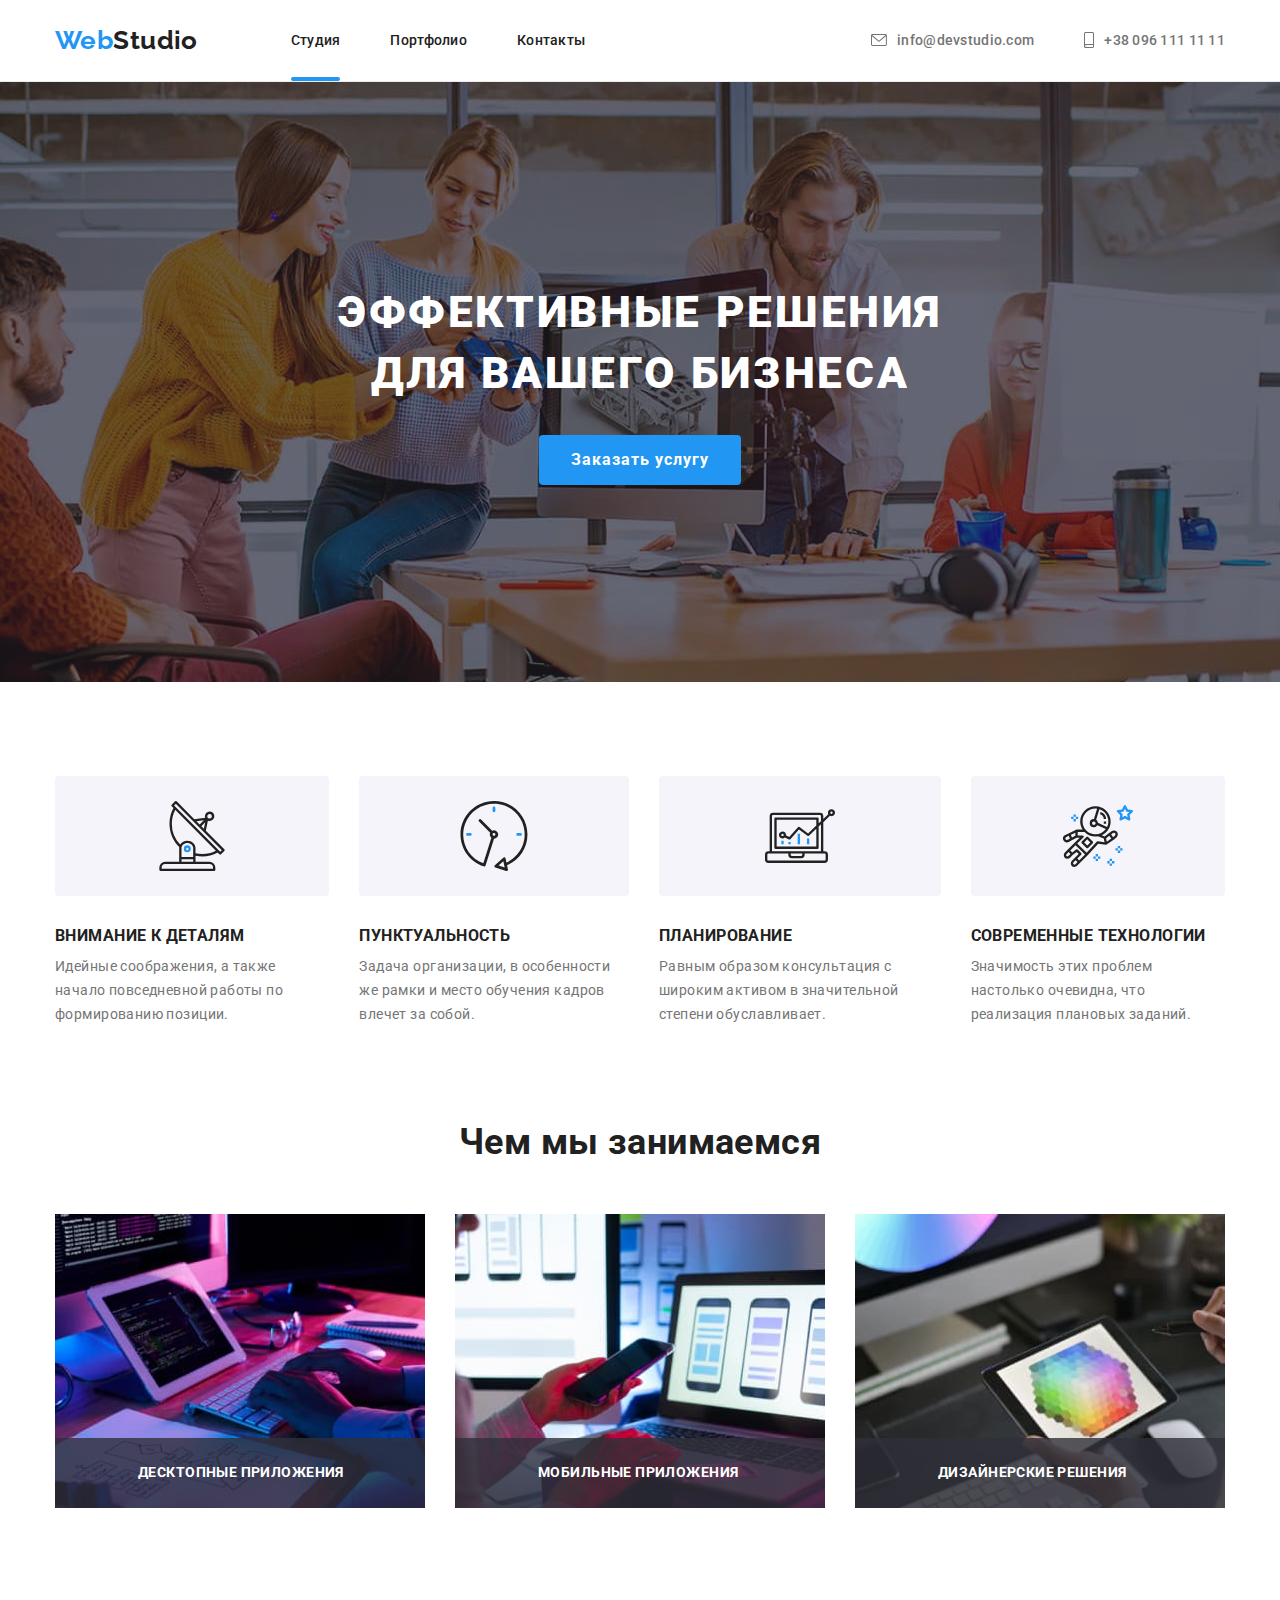
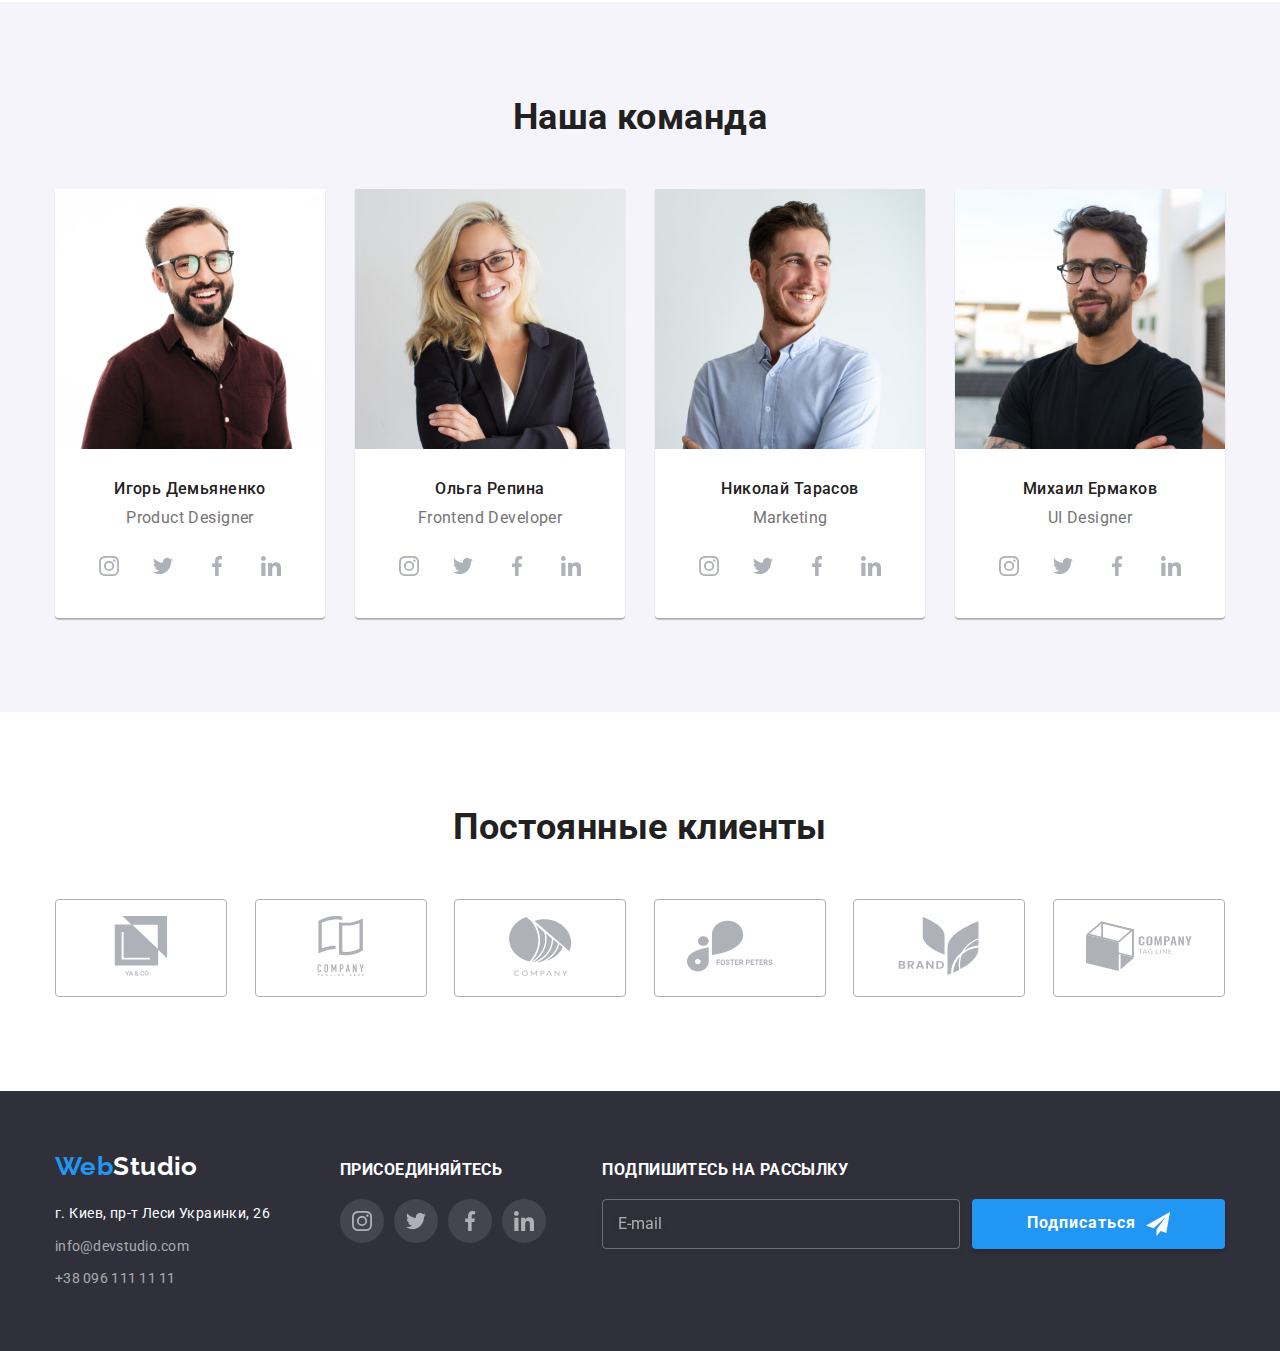
<file: index.html>
<!DOCTYPE html>
<html lang="ru">
<head>
    <meta charset="UTF-8">
    <meta http-equiv="X-UA-Compatible" content="IE=edge">
    <meta name="description" content="Услуги по разработке веб-дизайна для Вашего бизнеса"/>
    <meta name="viewport" content="width=device-width, initial-scale=1.0">
    <title>Студия</title>
    <link href="https://fonts.googleapis.com/css2?family=Raleway:wght@700&family=Roboto:wght@400;500;700;900&display=swap" rel="stylesheet">
    <link rel="stylesheet" href="https://cdnjs.cloudflare.com/ajax/libs/modern-normalize/1.1.0/modern-normalize.min.css">
    <link rel="stylesheet" href="./css/main.min.css">
</head>
<body>
    <!-- Разметка Header -->
    <header class="page-header">
        <div class="container  container--flex">
            <a href="./index.html" class="company-name"><span class="company-name__text">Web</span>Studio</a>
            <nav class="page-header__site-nav">
                <ul class="site-nav">
                    <li class="site-nav__item"><a href="./index.html" class="site-nav__link site-nav__link--current">Студия</a></li>
                    <li class="site-nav__item"><a href="./portfolio.html" class="site-nav__link">Портфолио</a></li>
                    <li class="site-nav__item"><a href="#contacts" class="site-nav__link">Контакты</a></li>
                </ul>
            </nav>
            <ul class="contacts-list">
                <li class="contacts-list__item" aria-label="Написать на почту">
                    <a href="mailto:info@devstudio.com" class="contacts-list__link">
                        <svg class="contacts-list__icon" width="16" height="12">
                            <use href="./images/icons.svg#icon-envelope">
                            </use>
                        </svg>
                    info@devstudio.com
                    </a>
                </li>
                <li class="contacts-list__item" aria-label="Позвонить по телефону"><a href="tel:+380961111111" class="contacts-list__link">
                        <svg class="contacts-list__icon" width="10" height="16">
                            <use href="./images/icons.svg#icon-smartphone">
                            </use>
                        </svg>
                    +38 096 111 11 11
                    </a>
                </li>
            </ul>
        </div>
    </header>
    <!-- Разметка Main -->
    <main>
        <!-- Разметка блока-героя либо баннера -->
        <section class="hero">
            <h1 class="hero__title">Эффективные решения<br/> для вашего бизнеса</h1>
            <button data-modal-open type="button" class="btn-primary">Заказать услугу</button>
        </section>
        <!-- Разметка секции "Особенности" -->
        <section class="section">
            <div class="container">
                <!-- <h2>Особенности</h2> -->
                <ul class="features-list">
                    <li class="features-list__item">
                        <div class="features-list__thumb">
                            <svg width="70" height="70">
                                <use href="./images/icons.svg#icon-antenna">
                                </use>
                            </svg>
                        </div>
                        <h3 class="features-list__title">Внимание к деталям</h3>
                        <p class="features-list__text">Идейные соображения, а также начало повседневной работы по формированию позиции.</p>
                    </li>
                    <li class="features-list__item">
                        <div class="features-list__thumb">
                            <svg width="70" height="70">
                                <use href="./images/icons.svg#icon-clock">
                                </use>
                            </svg>
                        </div>
                        <h3 class="features-list__title">Пунктуальность</h3>
                        <p class="features-list__text">Задача организации, в особенности же рамки и место обучения кадров влечет за собой.</p>
                    </li>
                    <li class="features-list__item">
                        <div class="features-list__thumb">
                            <svg width="70" height="70">
                                <use href="./images/icons.svg#icon-diagram">
                                </use>
                            </svg>
                        </div>
                        <h3 class="features-list__title">Планирование</h3>
                        <p class="features-list__text">Равным образом консультация с широким активом в значительной степени обуславливает.</p>
                    </li>
                    <li class="features-list__item">
                        <div class="features-list__thumb">
                            <svg width="70" height="70">
                                <use href="./images/icons.svg#icon-astronaut">
                                </use>
                            </svg>
                        </div>
                        <h3 class="features-list__title">Современные технологии</h3>
                        <p class="features-list__text">Значимость этих проблем настолько очевидна, что реализация плановых заданий.</p>
                    </li>
                </ul>
            </div>
        </section>
        <!-- Разметка секции "Чем мы занимаемся" -->
        <section class="section--no-top-padding">
            <div class="container">
                <h2 class="section__title">Чем мы занимаемся</h2>
                    <ul class="services-list">
                        <li class="services-list__item"><img src="./images/img1.jpg" alt="Делаем HTML-разметку страницы" width="370">
                            <h3 class="services-list__title">Десктопные приложения</h3>
                        </li>
                        <li class="services-list__item"><img src="./images/img2.jpg" alt="Оптимизируем сайт под работу на телефонах и компьютерах" width="370">
                            <h3 class="services-list__title">Мобильные приложения</h3>
                        </li>
                        <li class="services-list__item"><img src="./images/img3.jpg" alt="Делаем веб-дизайн страницы" width="370">
                            <h3 class="services-list__title">Дизайнерские решения</h3>
                        </li>
                    </ul>
            </div>
        </section>
        <!-- Разметка секции "Наша команда" --> 
        <section class="section section--gray-theme">
            <div class="container">
                <h2 class="section__title">Наша команда</h2>
                    <ul class="team-list">
                        <li class="team-list__item">
                            <img src="./images/img4.jpg" alt="Игорь Демьяненко" width="270">
                            <div class="team-list__container">
                                <h3 class="team-list__title">Игорь Демьяненко</h3>
                                <p class="team-list__description">Product Designer</p>
                                <ul class="social-list">
                                    <li class="social-list__item">
                                        <a href="https://www.instagram.com/" class="social-list__link" aria-label="Instagram">
                                            <svg class="social-list__icon" width="20" height="20">
                                                <use href="./images/icons.svg#icon-instagram">
                                                </use>
                                            </svg>
                                            <!-- Instagram -->
                                        </a>
                                    </li>
                                    <li class="social-list__item">
                                        <a href="https://www.twitter.com/" class="social-list__link" aria-label="Twitter">
                                            <svg class="social-list__icon" width="20" height="20">
                                                <use href="./images/icons.svg#icon-twitter">
                                                </use>
                                            </svg>
                                            <!-- Twitter -->
                                        </a>
                                    </li>
                                    <li class="social-list__item">
                                        <a href="https://www.facebook.com/" class="social-list__link" aria-label="Facebook">
                                            <svg class="social-list__icon" width="20" height="20">
                                                <use href="./images/icons.svg#icon-facebook">
                                                </use>
                                            </svg>
                                            <!-- Facebook -->
                                        </a>
                                    </li>
                                    <li class="social-list__item">
                                        <a href="https://www.linkedin.com/" class="social-list__link" aria-label="Linkedin">
                                            <svg class="social-list__icon" width="20" height="20">
                                                <use href="./images/icons.svg#icon-linkedin">
                                                </use>
                                            </svg>
                                            <!-- Linkedin -->
                                        </a>
                                    </li>
                                </ul>
                            </div>
                        </li>
                        <li class="team-list__item">
                            <img src="./images/img5.jpg" alt="Ольга Репина" width="270">
                            <div class="team-list__container">
                                <h3 class="team-list__title">Ольга Репина</h3>
                                <p class="team-list__description">Frontend Developer</p>
                                <ul class="social-list">
                                    <li class="social-list__item">
                                        <a href="https://www.instagram.com/" class="social-list__link" aria-label="Instagram">
                                            <svg class="social-list__icon" width="20" height="20">
                                                <use href="./images/icons.svg#icon-instagram">
                                                </use>
                                            </svg>
                                            <!-- Instagram -->
                                        </a>
                                    </li>
                                    <li class="social-list__item">
                                        <a href="https://www.twitter.com/" class="social-list__link" aria-label="Twitter">
                                            <svg class="social-list__icon" width="20" height="20">
                                                <use href="./images/icons.svg#icon-twitter">
                                                </use>
                                            </svg>
                                            <!-- Twitter -->
                                        </a>
                                    </li>
                                    <li class="social-list__item">
                                        <a href="https://www.facebook.com/" class="social-list__link" aria-label="Facebook">
                                            <svg class="social-list__icon" width="20" height="20">
                                                <use href="./images/icons.svg#icon-facebook">
                                                </use>
                                            </svg>
                                            <!-- Facebook -->
                                        </a>
                                    </li>
                                    <li class="social-list__item">
                                        <a href="https://www.linkedin.com/" class="social-list__link" aria-label="Linkedin">
                                            <svg class="social-list__icon" width="20" height="20">
                                                <use href="./images/icons.svg#icon-linkedin">
                                                </use>
                                            </svg>
                                            <!-- Linkedin -->
                                        </a>
                                    </li>
                                </ul>
                            </div>
                        </li>
                        <li class="team-list__item">
                            <img src="./images/img6.jpg" alt="Николай Тарасов" width="270">
                            <div class="team-list__container">
                                <h3 class="team-list__title">Николай Тарасов</h3>
                                <p class="team-list__description">Marketing</p>
                                <ul class="social-list">
                                    <li class="social-list__item">
                                        <a href="https://www.instagram.com/" class="social-list__link" aria-label="Instagram">
                                            <svg class="social-list__icon" width="20" height="20">
                                                <use href="./images/icons.svg#icon-instagram">
                                                </use>
                                            </svg>
                                            <!-- Instagram -->
                                        </a>
                                    </li>
                                    <li class="social-list__item">
                                        <a href="https://www.twitter.com/" class="social-list__link" aria-label="Twitter">
                                            <svg class="social-list__icon" width="20" height="20">
                                                <use href="./images/icons.svg#icon-twitter">
                                                </use>
                                            </svg>
                                            <!-- Twitter -->
                                        </a>
                                    </li>
                                    <li class="social-list__item">
                                        <a href="https://www.facebook.com/" class="social-list__link" aria-label="Facebook">
                                            <svg class="social-list__icon" width="20" height="20">
                                                <use href="./images/icons.svg#icon-facebook">
                                                </use>
                                            </svg>
                                            <!-- Facebook -->
                                        </a>
                                    </li>
                                    <li class="social-list__item">
                                        <a href="https://www.linkedin.com/" class="social-list__link" aria-label="Linkedin">
                                            <svg class="social-list__icon" width="20" height="20">
                                                <use href="./images/icons.svg#icon-linkedin">
                                                </use>
                                            </svg>
                                            <!-- Linkedin -->
                                        </a>
                                    </li>
                                </ul>
                            </div>
                        </li>
                        <li class="team-list__item">
                            <img src="./images/img7.jpg" alt="Михаил Ермаков" width="270">
                            <div class="team-list__container">
                                <h3 class="team-list__title">Михаил Ермаков</h3>
                                <p class="team-list__description">UI Designer</p>
                                <ul class="social-list">
                                    <li class="social-list__item">
                                        <a href="https://www.instagram.com/" class="social-list__link" aria-label="Instagram">
                                            <svg class="social-list__icon" width="20" height="20">
                                                <use href="./images/icons.svg#icon-instagram">
                                                </use>
                                            </svg>
                                            <!-- Instagram -->
                                        </a>
                                    </li>
                                    <li class="social-list__item">
                                        <a href="https://www.twitter.com/" class="social-list__link" aria-label="Twitter">
                                            <svg class="social-list__icon" width="20" height="20">
                                                <use href="./images/icons.svg#icon-twitter">
                                                </use>
                                            </svg>
                                            <!-- Twitter -->
                                        </a>
                                    </li>
                                    <li class="social-list__item">
                                        <a href="https://www.facebook.com/" class="social-list__link" aria-label="Facebook">
                                            <svg class="social-list__icon" width="20" height="20">
                                                <use href="./images/icons.svg#icon-facebook">
                                                </use>
                                            </svg>
                                            <!-- Facebook -->
                                        </a>
                                    </li>
                                    <li class="social-list__item">
                                        <a href="https://www.linkedin.com/" class="social-list__link" aria-label="Linkedin">
                                            <svg class="social-list__icon" width="20" height="20">
                                                <use href="./images/icons.svg#icon-linkedin">
                                                </use>
                                            </svg>
                                            <!-- Linkedin -->
                                        </a>
                                    </li>
                                </ul>
                            </div>
                        </li>
                    </ul>
            </div>
        </section>
        <!-- Разметка секции "Постоянные клиенты" -->
        <section class="section">
            <div class="container">
                <h2 class="section__title">Постоянные клиенты</h2>
                <ul class="clients-list">
                    <li class="clients-list__item"><a href="" class="clients-list__link">
                        <svg class="clients-list__icon" width="106" height="60">
                            <use href="./images/icons.svg#icon-group1">
                            </use>
                        </svg>
                        <!-- Сlient 1 -->
                    </a>
                    </li>
                    <li class="clients-list__item"><a href="" class="clients-list__link">
                            <svg class="clients-list__icon" width="106" height="60">
                                <use href="./images/icons.svg#icon-group2">
                                </use>
                            </svg>
                            <!-- Сlient 2 -->
                        </a>
                    </li>
                    <li class="clients-list__item"><a href="" class="clients-list__link">
                            <svg class="clients-list__icon" width="106" height="60">
                                <use href="./images/icons.svg#icon-group3">
                                </use>
                            </svg>
                            <!-- Сlient 3 -->
                        </a>
                    </li>
                    <li class="clients-list__item"><a href="" class="clients-list__link">
                            <svg class="clients-list__icon" width="106" height="60">
                                <use href="./images/icons.svg#icon-group4">
                                </use>
                            </svg>
                            <!-- Сlient 4 -->
                        </a>
                    </li>
                    <li class="clients-list__item"><a href="" class="clients-list__link">
                            <svg class="clients-list__icon" width="106" height="60">
                                <use href="./images/icons.svg#icon-group5">
                                </use>
                            </svg>
                            <!-- Сlient 5 -->
                        </a>
                    </li>
                    <li class="clients-list__item"><a href="" class="clients-list__link">
                            <svg class="clients-list__icon" width="106" height="60">
                                <use href="./images/icons.svg#icon-group6">
                                </use>
                            </svg>
                            <!-- Сlient 6 -->
                        </a>
                    </li>
                </ul>
            </div>
        </section>
    </main>
    <!-- Разметка Footer -->
    <footer class="page-footer">
        <div class="container page-footer__container">
            <div class="page-footer__thumb">
                <a href="./index.html" class="company-name company-name--inverse"><span class="company-name__text">Web</span>Studio</a>
                <address class="company-adress page-footer__company-adress">
                    <ul class="company-adress__list" id="contacts">
                        <li class="company-adress__item">г. Киев, пр-т Леси Украинки, 26</li>
                        <li class="company-adress__item"><a href="mailto:info@devstudio.com" class="company-adress__link" aria-label="Написать на почту">info@devstudio.com</a></li>
                        <li class="company-adress__item"><a href="tel:+380961111111" class="company-adress__link" aria-label="Позвонить по телефону">+38 096 111 11 11</a></li>
                    </ul> 
                </address>
            </div>
            <div class="page-footer__thumb">
                <b class="page-footer__title">Присоединяйтесь</b>
                <ul class="social-list">
                    <li class="social-list__item">
                        <a href="https://www.instagram.com/" class="social-list__link social-list__link--gray-background" aria-label="Instagram">
                            <svg class="social-list__icon" width="20" height="20">
                                <use href="./images/icons.svg#icon-instagram">
                                </use>
                            </svg>
                            <!-- Instagram -->
                        </a>
                    </li>
                    <li class="social-list__item">
                        <a href="https://www.twitter.com/" class="social-list__link social-list__link--gray-background" aria-label="Twitter">
                            <svg class="social-list__icon" width="20" height="20">
                                <use href="./images/icons.svg#icon-twitter">
                                </use>
                            </svg>
                            <!-- Twitter -->
                        </a>
                    </li>
                    <li class="social-list__item">
                        <a href="https://www.facebook.com/" class="social-list__link social-list__link--gray-background" aria-label="Facebook">
                            <svg class="social-list__icon" width="20" height="20">
                                <use href="./images/icons.svg#icon-facebook">
                                </use>
                            </svg>
                            <!-- Facebook -->
                        </a>
                    </li>
                    <li class="social-list__item">
                        <a href="https://www.linkedin.com/" class="social-list__link social-list__link--gray-background" aria-label="Linkedin">
                            <svg class="social-list__icon" width="20" height="20">
                                <use href="./images/icons.svg#icon-linkedin">
                                </use>
                            </svg>
                            <!-- Linkedin -->
                        </a>
                    </li>
                </ul>
            </div>
            <form class="signup-form" name="signup_form" autocomplete="off" novalidate>
                <b class="signup-form__title">Подпишитесь на рассылку</b>
                <div class="signup-form__content">
                    <label for="signup-form__label"><!-- Email --></label>
                    <input class="signup-form__input" type="email" name="email" placeholder="E-mail" id="signup-email"/>
                        <button class="send-button send-button--with-image" type="submit">Подписаться
                            <svg class="send-button__icon" width="24" height="24">
                                <use href="./images/icons.svg#icon-send">
                                </use>
                            </svg>
                        </button>
                </div>
            </form>
        </div>
    </footer>
    <!-- Разметка модального окна -->
    <div class="backdrop backdrop--hidden" data-modal>
        <div class="modal">
            <button class="btn-modal-close modal__btn-modal-close" data-modal-close>
                <svg class="btn-modal-close__icon" width="18" height="18">
                    <use href="./images/icons.svg#icon-close">
                    </use>
                </svg>
            </button>
            <form class="enquiry-form" name="enquiry_form" autocomplete="off" novalidate>
                <b class="enquiry-form__title">Оставьте свои данные, мы вам перезвоним</b>
                <div class="enquiry-form__content">
                    <label class="enquiry-form__label" for="user-name">Имя</label>
                    <input class="enquiry-form__input" type="text" name="user_name" id="user-name" />
                    <svg class="enquiry-form__icon" width="18" height="18">
                        <use href="./images/icons.svg#icon-person">
                        </use>
                    </svg>
                </div>
                <div class="enquiry-form__content">
                    <label class="enquiry-form__label" for="user-phone">Телефон</label>
                    <input class="enquiry-form__input" type="tel" name="user_phone" id="user-phone" />
                    <svg class="enquiry-form__icon" width="18" height="18">
                        <use href="./images/icons.svg#icon-phone-black">
                        </use>
                    </svg>
                </div>
                <div class="enquiry-form__content">
                    <label class="enquiry-form__label" for="user-mail">Почта</label>
                    <input class="enquiry-form__input" type="email" name="user_mail" id="user-mail" />
                    <svg class="enquiry-form__icon" width="18" height="18">
                        <use href="./images/icons.svg#icon-email-black">
                        </use>
                    </svg>
                </div>
                <div class="enquiry-form__content">
                    <label class="enquiry-form__label" for="user-comment">Комментарий</label>
                    <textarea class="enquiry-form__textarea" name="сomments" rows="7" placeholder="Введите текст"
                        id="user-comment"></textarea>
                </div>
                <div class="enquiry-form__content">
                    <input class="enquiry-form__input--hidden" type="checkbox" name="user_agreement" value="1"
                        id="user-agreement" />
                    <label class="enquiry-form__label--bigger-text" for="user-agreement">Соглашаюсь с рассылкой и принимаю
                        <a href="" class="enquiry-form__link">Условия договора</a>
                        <svg class="enquiry-form__icon--checked" width="16" height="15">
                            <use href="./images/icons.svg#icon-check">
                            </use>
                        </svg>
                    </label>
                </div>
                <button class="send-button enquiry-form__send-button" type="submit">Отправить
                </button>
            </form>
        </div>
    </div>
    <!-- Подключение скрипта modal.js -->
    <script src="./js/modal.js"></script>
</body>
</html>
</file>
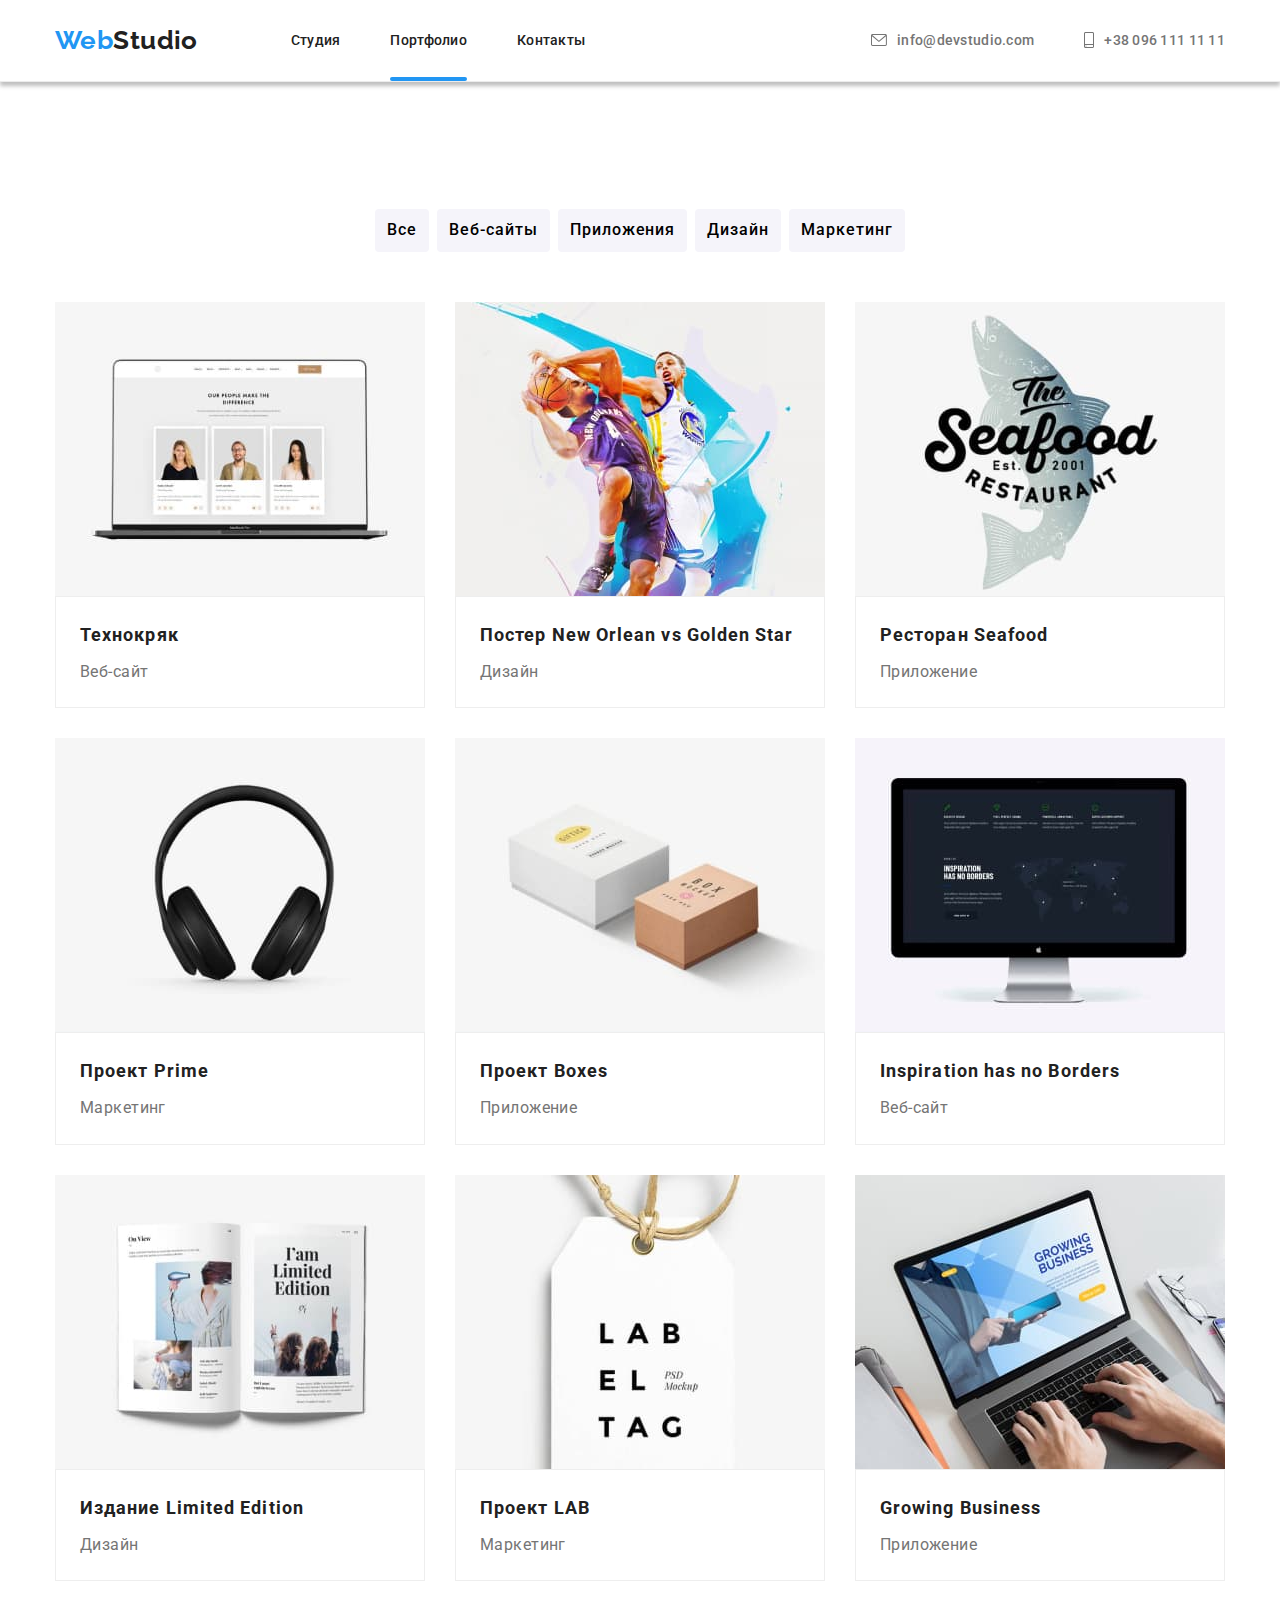
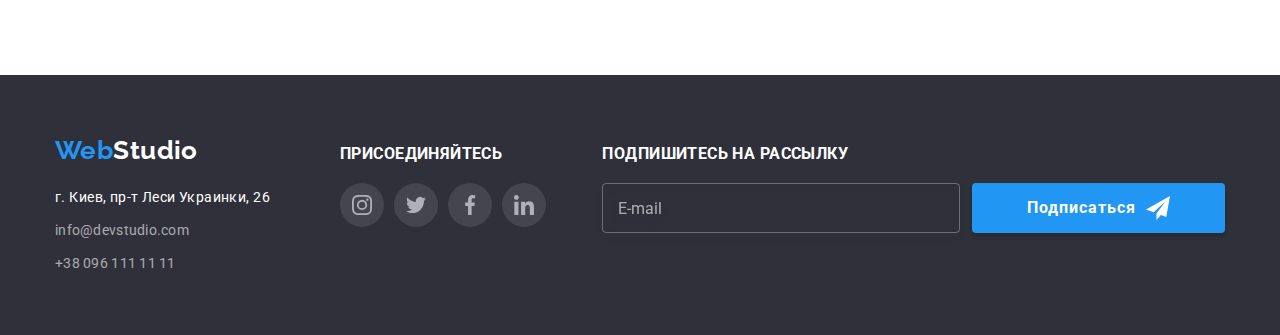
<file: portfolio.html>
<!DOCTYPE html>
<html lang="ru">
  <head>
    <meta charset="UTF-8" />
    <meta http-equiv="X-UA-Compatible" content="IE=edge" />
    <meta name="description" content="Портфолио выполненных работ" />
    <meta name="viewport" content="width=device-width, initial-scale=1.0" />
    <title>Портфолио</title>
    <link href="https://fonts.googleapis.com/css2?family=Raleway:wght@700&family=Roboto:wght@400;500;700;900&display=swap" rel="stylesheet"/>
    <link rel="stylesheet" href="https://cdnjs.cloudflare.com/ajax/libs/modern-normalize/1.1.0/modern-normalize.min.css">
    <link rel="stylesheet" href="./css/main.min.css" />
  </head>
  <body>
    <!-- Разметка Header -->
    <header class="page-header page-header--theme-shadow">
      <div class="container container--flex">
        <a href="./index.html" class="company-name"><span class="company-name__text">Web</span>Studio</a>
        <nav class="page-header__site-nav">
          <ul class="site-nav">
            <li class="site-nav__item"><a href="./index.html" class="site-nav__link">Студия</a></li>
            <li class="site-nav__item"><a href="./portfolio.html" class="site-nav__link site-nav__link--current">Портфолио</a></li>
            <li class="site-nav__item"><a href="#contacts" class="site-nav__link">Контакты</a></li>
          </ul>
        </nav>
        <ul class="contacts-list">
          <li class="contacts-list__item" aria-label="Написать на почту">
            <a href="mailto:info@devstudio.com" class="contacts-list__link">
              <svg class="contacts-list__icon" width="16" height="12">
                <use href="./images/icons.svg#icon-envelope">
                </use>
              </svg>
              info@devstudio.com
            </a>
          </li>
          <li class="contacts-list__item" aria-label="Позвонить по телефону"><a href="tel:+380961111111"
              class="contacts-list__link">
              <svg class="contacts-list__icon" width="10" height="16">
                <use href="./images/icons.svg#icon-smartphone">
                </use>
              </svg>
              +38 096 111 11 11
            </a>
          </li>
        </ul>
      </div>
    </header>
    <!-- Разметка Main -->
    <main>
      <!-- Разметка секции "Портфолио работ" -->
      <section class="section">
        <h1 class="section__title--hidden">Портфолио работ</h1>
          <div class="container">
            <ul class="button-list section__button-list">
              <li class="button-list__item"><button type="button" class="button">Все</button></li>
              <li class="button-list__item"><button type="button" class="button">Веб-сайты</button></li>
              <li class="button-list__item"><button type="button" class="button">Приложения</button></li>
              <li class="button-list__item"><button type="button" class="button">Дизайн</button></li>
              <li class="button-list__item"><button type="button" class="button">Маркетинг</button></li>
            </ul>
        <ul class="portfolio-grid">
          <li class="portfolio-grid__item">
            <a href="" class="project-link">
              <div class="project-link__overlay">
                <img src="./images/img8.jpg" alt="Изображение веб-сайта" width="370" />
                <p class="project-link__description">Технокряк это современная площадка распространения коронавируса. Компании используют эту платформу для цифрового
                шпионажа и атак на защищённые сервера конкурентов.</p>
              </div>
              <div class="project-link__meta">
              <h2 class="project-link__title">Технокряк</h2>
            <p class="project-link__type">Веб-сайт</p>
            </div>
            </a>
          </li>
          <li class="portfolio-grid__item">
            <a href="" class="project-link">
              <div class="project-link__overlay">
              <img src="./images/img9.jpg" alt="Изображение постера" width="370" />
              <p class="project-link__description">Технокряк это современная площадка распространения коронавируса. Компании
                используют эту платформу для цифрового шпионажа и атак на защищённые сервера конкурентов.</p>
              </div>
            <div class="project-link__meta">
              <h2 class="project-link__title">Постер New Orlean vs Golden Star</h2>
            <p class="project-link__type">Дизайн</p>
            </div>
            </a>
          </li>
          <li class="portfolio-grid__item">
            <a href="" class="project-link">
              <div class="project-link__overlay">
              <img src="./images/img10.jpg" alt="Изображение приложения" width="370" />
                <p class="project-link__description">Технокряк это современная площадка распространения коронавируса. Компании
                  используют эту платформу для цифрового шпионажа и атак на защищённые сервера конкурентов.</p>
              </div>
            <div class="project-link__meta">
              <h2 class="project-link__title">Ресторан Seafood</h2>
            <p class="project-link__type">Приложение</p>
            </div>
            </a>
          </li>
          <li class="portfolio-grid__item">
            <a href="" class="project-link">
              <div class="project-link__overlay">
                <img src="./images/img11.jpg" alt="Изображение проекта" width="370" />
                <p class="project-link__description">Технокряк это современная площадка распространения коронавируса. Компании
                  используют эту платформу для цифрового шпионажа и атак на защищённые сервера конкурентов.</p>
              </div>
            <div class="project-link__meta">
              <h2 class="project-link__title">Проект Prime</h2>
            <p class="project-link__type">Маркетинг</p>
            </div>
            </a>
          </li>
          <li class="portfolio-grid__item">
            <a href="" class="project-link">
              <div class="project-link__overlay">
                <img src="./images/img12.jpg" alt="Изображение приложения" width="370" /> 
                <p class="project-link__description">Технокряк это современная площадка распространения коронавируса. Компании
                  используют эту платформу для цифрового шпионажа и атак на защищённые сервера конкурентов.</p>
              </div>
            <div class="project-link__meta">
              <h2 class="project-link__title">Проект Boxes</h2>
            <p class="project-link__type">Приложение</p>
            </div>
            </a>
          </li>
          <li class="portfolio-grid__item">
            <a href="" class="project-link">
              <div class="project-link__overlay">
                <img src="./images/img13.jpg" alt="Изображение веб-сайта" width="370" />
                <p class="project-link__description">Технокряк это современная площадка распространения коронавируса. Компании
                  используют эту платформу для цифрового шпионажа и атак на защищённые сервера конкурентов.</p>
              </div>
            <div class="project-link__meta">
              <h2 class="project-link__title">Inspiration has no Borders</h2>
            <p class="project-link__type">Веб-сайт</p>
          </div>
          </a>
          </li>
          <li class="portfolio-grid__item">
            <a href="" class="project-link">
              <div class="project-link__overlay">
                <img src="./images/img14.jpg" alt="Изображение издания" width="370" />
                <p class="project-link__description">Технокряк это современная площадка распространения коронавируса. Компании
                  используют эту платформу для цифрового шпионажа и атак на защищённые сервера конкурентов.</p>
              </div>
            <div class="project-link__meta">
              <h2 class="project-link__title">Издание Limited Edition</h2>
            <p class="project-link__type">Дизайн</p>
            </div>
            </a>
          </li>
          <li class="portfolio-grid__item">
            <a href="" class="project-link">
              <div class="project-link__overlay">
                <img src="./images/img15.jpg" alt="Изображение проекта" width="370" />
                <p class="project-link__description">Технокряк это современная площадка распространения коронавируса. Компании
                  используют эту платформу для цифрового шпионажа и атак на защищённые сервера конкурентов.</p>
              </div>
            <div class="project-link__meta">
              <h2 class="project-link__title">Проект LAB</h2>
            <p class="project-link__type">Маркетинг</p>
            </div>
            </a>
          </li>
          <li class="portfolio-grid__item">
            <a href="" class="project-link">
              <div class="project-link__overlay">
                <img src="./images/img16.jpg" alt="Изображение приложения" width="370" />
                <p class="project-link__description">Технокряк это современная площадка распространения коронавируса. Компании
                  используют эту платформу для цифрового шпионажа и атак на защищённые сервера конкурентов.</p>
              </div>
            <div class="project-link__meta">
              <h2 class="project-link__title">Growing Business</h2>
            <p class="project-link__type">Приложение</p>
            </div>
            </a>
          </li>
        </ul>
        </div>
      </section>
    </main>
    <!-- Разметка Footer -->
    <footer class="page-footer">
      <div class="container page-footer__container">
        <div class="page-footer__thumb">
          <a href="./index.html" class="company-name company-name--inverse"><span
              class="company-name__text">Web</span>Studio</a>
          <address class="company-adress page-footer__company-adress">
            <ul class="company-adress__list" id="contacts">
              <li class="company-adress__item">г. Киев, пр-т Леси Украинки, 26</li>
              <li class="company-adress__item"><a href="mailto:info@devstudio.com" class="company-adress__link"
                  aria-label="Написать на почту">info@devstudio.com</a></li>
              <li class="company-adress__item"><a href="tel:+380961111111" class="company-adress__link"
                  aria-label="Позвонить по телефону">+38 096 111 11 11</a></li>
            </ul>
          </address>
        </div>
        <div class="page-footer__thumb">
          <b class="page-footer__title">Присоединяйтесь</b><ul class="social-list">
            <li class="social-list__item">
              <a href="https://www.instagram.com/" class="social-list__link social-list__link--gray-background"
                aria-label="Instagram">
                <svg class="social-list__icon" width="20" height="20">
                  <use href="./images/icons.svg#icon-instagram">
                  </use>
                </svg>
                <!-- Instagram -->
              </a>
            </li>
            <li class="social-list__item">
              <a href="https://www.twitter.com/" class="social-list__link social-list__link--gray-background"
                aria-label="Twitter">
                <svg class="social-list__icon" width="20" height="20">
                  <use href="./images/icons.svg#icon-twitter">
                  </use>
                </svg>
                <!-- Twitter -->
              </a>
            </li>
            <li class="social-list__item">
              <a href="https://www.facebook.com/" class="social-list__link social-list__link--gray-background"
                aria-label="Facebook">
                <svg class="social-list__icon" width="20" height="20">
                  <use href="./images/icons.svg#icon-facebook">
                  </use>
                </svg>
                <!-- Facebook -->
              </a>
            </li>
            <li class="social-list__item">
              <a href="https://www.linkedin.com/" class="social-list__link social-list__link--gray-background"
                aria-label="Linkedin">
                <svg class="social-list__icon" width="20" height="20">
                  <use href="./images/icons.svg#icon-linkedin">
                  </use>
                </svg>
                <!-- Linkedin -->
              </a>
            </li>
          </ul>
        </div>
        <form class="signup-form" name="signup_form" autocomplete="off" novalidate>
          <b class="signup-form__title">Подпишитесь на рассылку</b>
          <div class="signup-form__content">
            <label for="signup-form__label">
              <!-- Email -->
            </label>
            <input class="signup-form__input" type="email" name="email" placeholder="E-mail" id="signup-email" />
            <button class="send-button send-button--with-image" type="submit">Подписаться
              <svg class="send-button__icon" width="24" height="24">
                <use href="./images/icons.svg#icon-send">
                </use>
              </svg>
            </button>
          </div>
        </form>
      </div>
    </footer>
  </body>
</html>
</file>
<file: css/main.min.css>
body{font-family:"Roboto","Raleway",sans-serif;font-size:14px;line-height:1.2;letter-spacing:.03em;color:#212121;background-color:#fff}h1,h2,h3,p,ul{margin-top:0;margin-bottom:0;padding-left:0}img{display:block;max-width:100%;height:auto}ul{list-style:none}.container{width:1200px;padding-left:15px;padding-right:15px;margin-right:auto;margin-left:auto}.section{padding-top:94px;padding-bottom:94px}.section__title{margin-bottom:50px;text-align:center;font-size:36px}.section__title--hidden{visibility:hidden}.page-header{border-bottom:1px solid #ececec}.container--flex{display:-webkit-box;display:-ms-flexbox;display:flex;-webkit-box-align:center;-ms-flex-align:center;align-items:center}.company-name{display:block;font-family:"Raleway";font-weight:bold;font-size:26px;color:#212121;text-decoration:none}.company-name__text{display:inline-block;color:#2196f3}.page-header__site-nav{margin-left:93px}.site-nav{display:-webkit-box;display:-ms-flexbox;display:flex}.site-nav__item:not(:last-child){margin-right:50px}.site-nav__link{display:block;position:relative;padding-top:32px;padding-bottom:32px;font-weight:500;letter-spacing:0.02em;color:#212121;text-decoration:none;-webkit-transition:color 250ms cubic-bezier(0.4, 0, 0.2, 1);transition:color 250ms cubic-bezier(0.4, 0, 0.2, 1)}.site-nav__link:hover,.site-nav__link:focus{color:#2196f3}.site-nav__link--current::after{content:'';display:block;position:absolute;bottom:0;width:100%;height:4px;background:#2196f3;border-radius:2px}.contacts-list{display:-webkit-box;display:-ms-flexbox;display:flex;margin-left:auto}.contacts-list__item:last-child{margin-left:50px}.contacts-list__icon{margin-right:10px;fill:#757575;-webkit-transition:fill 250ms cubic-bezier(0.4, 0, 0.2, 1);transition:fill 250ms cubic-bezier(0.4, 0, 0.2, 1)}.contacts-list__link{display:-webkit-box;display:-ms-flexbox;display:flex;-webkit-box-align:center;-ms-flex-align:center;align-items:center;padding-top:32px;padding-bottom:32px;font-weight:500;letter-spacing:0.02em;color:#757575;text-decoration:none;-webkit-transition:color 250ms cubic-bezier(0.4, 0, 0.2, 1);transition:color 250ms cubic-bezier(0.4, 0, 0.2, 1)}.contacts-list__link:hover,.contacts-list__link:focus{color:#2196f3}.contacts-list__link:hover .contacts-list__icon,.contacts-list__link:focus .contacts-list__icon{fill:#2196f3}.hero{max-width:1600px;height:600px;margin-left:auto;margin-right:auto;padding-top:200px;padding-bottom:200px;text-align:center;background-color:#2f303a;background-image:-webkit-gradient(linear, left bottom, left top, from(rgba(47,48,58,0.4)), to(rgba(47,48,58,0.4))),url("../images/img17.jpg");background-image:linear-gradient(to top, rgba(47,48,58,0.4), rgba(47,48,58,0.4)),url("../images/img17.jpg");background-size:cover;background-position:center}.hero__title{margin-bottom:30px;font-weight:900;font-size:44px;line-height:1.4;letter-spacing:0.06em;text-transform:uppercase;color:#fff}.btn-primary{padding:10px 32px;font-family:inherit;font-weight:bold;font-size:16px;line-height:1.9;letter-spacing:0.06em;border:transparent;border-radius:4px;color:#fff;background-color:#2196f3;cursor:pointer;-webkit-transition:color 250ms cubic-bezier(0.4, 0, 0.2, 1),background-color 250ms cubic-bezier(0.4, 0, 0.2, 1);transition:color 250ms cubic-bezier(0.4, 0, 0.2, 1),background-color 250ms cubic-bezier(0.4, 0, 0.2, 1)}.btn-primary:hover,.btn-primary:focus{color:#2196f3;background-color:#fff}.features-list{display:-webkit-box;display:-ms-flexbox;display:flex}.features-list__item:not(:last-child){margin-right:30px}.features-list__thumb{display:-webkit-box;display:-ms-flexbox;display:flex;-webkit-box-pack:center;-ms-flex-pack:center;justify-content:center;padding:25px 0px;margin-bottom:30px;background-color:#f5f4fa;border-radius:4px}.features-list__title{margin-bottom:10px;text-transform:uppercase}.features-list__text{line-height:1.7;color:#757575}.section--no-top-padding{padding-top:0;padding-bottom:94px}.services-list{display:-webkit-box;display:-ms-flexbox;display:flex}.services-list__item{position:relative}.services-list__item::before{content:'';display:block;position:absolute;bottom:0;width:100%;height:70px;background:rgba(47,48,58,0.8)}.services-list__item:not(:last-child){margin-right:30px}.services-list__title{position:absolute;bottom:27px;left:83px;font-size:14px;text-transform:uppercase;color:#fff}.section--gray-theme{background-color:#f5f4fa}.team-list{display:-webkit-box;display:-ms-flexbox;display:flex}.team-list__item{-webkit-box-shadow:0px 1px 1px rgba(0,0,0,0.14),0px 2px 1px rgba(0,0,0,0.2);box-shadow:0px 1px 1px rgba(0,0,0,0.14),0px 2px 1px rgba(0,0,0,0.2);border-radius:0px 0px 4px 4px;overflow:hidden}.team-list__item:not(:last-child){margin-right:30px}.team-list__container{text-align:center;padding:30px;padding-bottom:30px;background-color:#fff}.team-list__title{margin-bottom:10px;font-weight:500;font-size:16px}.team-list__description{font-size:16px;color:#757575;margin-bottom:16px}.social-list{display:-webkit-box;display:-ms-flexbox;display:flex;-webkit-box-pack:center;-ms-flex-pack:center;justify-content:center}.social-list__item:not(:last-child){margin-right:10px}.social-list__link{display:-webkit-box;display:-ms-flexbox;display:flex;-webkit-box-pack:center;-ms-flex-pack:center;justify-content:center;border-radius:50%;padding:12px;fill:#afb1b8;-webkit-transition:color 250ms cubic-bezier(0.4, 0, 0.2, 1),background-color 250ms cubic-bezier(0.4, 0, 0.2, 1),fill 250ms cubic-bezier(0.4, 0, 0.2, 1);transition:color 250ms cubic-bezier(0.4, 0, 0.2, 1),background-color 250ms cubic-bezier(0.4, 0, 0.2, 1),fill 250ms cubic-bezier(0.4, 0, 0.2, 1)}.social-list__link:hover,.social-list__link:focus{background-color:#2196f3;fill:#fff}.clients-list{display:-webkit-box;display:-ms-flexbox;display:flex;-webkit-box-pack:justify;-ms-flex-pack:justify;justify-content:space-between}.clients-list__link{display:block;padding:16px 32px 16px 32px;border:1px solid #afb1b8;border-radius:4px;-webkit-transition:color 250ms cubic-bezier(0.4, 0, 0.2, 1),border 250ms cubic-bezier(0.4, 0, 0.2, 1);transition:color 250ms cubic-bezier(0.4, 0, 0.2, 1),border 250ms cubic-bezier(0.4, 0, 0.2, 1)}.clients-list__link:hover,.clients-list__link:focus{border:1px solid #2196f3}.clients-list__icon{fill:#afb1b8;-webkit-transition:fill 250ms cubic-bezier(0.4, 0, 0.2, 1);transition:fill 250ms cubic-bezier(0.4, 0, 0.2, 1)}.clients-list__link:hover .clients-list__icon,.clients-list__link:focus .clients-list__icon{fill:#2196f3}.page-footer{padding-top:60px;padding-bottom:60px;background-color:#2f303a}.page-footer__container{display:-webkit-box;display:-ms-flexbox;display:flex;-webkit-box-align:baseline;-ms-flex-align:baseline;align-items:baseline}.company-name--inverse{font-family:"Raleway";font-weight:bold;font-size:26px;color:white;text-decoration:none}.company-adress{font-style:normal;line-height:1.7;color:white}.page-footer__company-adress{margin-top:20px}.company-adress__item:not(:last-child){margin-bottom:9px}.company-adress__link{display:block;font-style:normal;line-height:1.7;letter-spacing:0.02em;color:rgba(255,255,255,0.6);text-decoration:none;-webkit-transition:color 250ms cubic-bezier(0.4, 0, 0.2, 1);transition:color 250ms cubic-bezier(0.4, 0, 0.2, 1)}.company-adress__link:hover,.company-adress__link:focus{color:#2196f3}.page-footer__thumb{display:-webkit-box;display:-ms-flexbox;display:flex;-webkit-box-orient:vertical;-webkit-box-direction:normal;-ms-flex-direction:column;flex-direction:column}.page-footer__thumb:not(:last-of-type){margin-right:70px}.page-footer__title{margin-bottom:20px;font-size:16px;text-transform:uppercase;color:#fff}.social-list__link--gray-background{background-color:rgba(255,255,255,0.1)}.page-footer__thumb{margin-right:auto}.signup-form__title{display:block;margin-bottom:20px;font-size:16px;text-transform:uppercase;color:#fff}.signup-form__content{display:-webkit-box;display:-ms-flexbox;display:flex}.signup-form__input{display:block;width:358px;height:50px;padding:16px 15px;margin-right:12px;font-size:16px;border:1px solid rgba(255,255,255,0.3);border-radius:4px;-webkit-filter:drop-shadow(0px 4px 4px rgba(0,0,0,0.15));filter:drop-shadow(0px 4px 4px rgba(0,0,0,0.15));background-color:inherit}.signup-form__input,.signup-form__input::-webkit-input-placeholder{font-size:16px;line-height:1.3;color:rgba(255,255,255,0.6)}.signup-form__input,.signup-form__input:-ms-input-placeholder{font-size:16px;line-height:1.3;color:rgba(255,255,255,0.6)}.signup-form__input,.signup-form__input::-ms-input-placeholder{font-size:16px;line-height:1.3;color:rgba(255,255,255,0.6)}.signup-form__input,.signup-form__input::placeholder{font-size:16px;line-height:1.3;color:rgba(255,255,255,0.6)}.send-button--with-image{display:-webkit-inline-box;display:-ms-inline-flexbox;display:inline-flex;-webkit-box-align:center;-ms-flex-align:center;align-items:center;padding:10px 28px;-webkit-box-shadow:0px 4px 4px rgba(0,0,0,0.15);box-shadow:0px 4px 4px rgba(0,0,0,0.15)}.send-button__icon{margin-left:10px}.backdrop{position:fixed;top:0;left:0;width:100%;height:100%;z-index:1;background-color:rgba(0,0,0,0.2);visibility:visible;-webkit-transition:opacity 500ms cubic-bezier(0.4, 0, 0.2, 1),visibility 500ms cubic-bezier(0.4, 0, 0.2, 1);transition:opacity 500ms cubic-bezier(0.4, 0, 0.2, 1),visibility 500ms cubic-bezier(0.4, 0, 0.2, 1);opacity:1}.backdrop.backdrop--hidden{opacity:0;pointer-events:none;visibility:hidden}.backdrop.backdrop--hidden.modal{-webkit-transform:translate(-50%, -50%) scale(0.8);transform:translate(-50%, -50%) scale(0.8)}.modal{position:absolute;left:50%;top:50%;width:528px;height:581px;padding:40px;-webkit-box-align:end;-ms-flex-align:end;align-items:flex-end;background-color:#fff;border-radius:4px;opacity:1;-webkit-transform:translate(-50%, -50%) scale(1);transform:translate(-50%, -50%) scale(1);-webkit-transition:-webkit-transform 500ms cubic-bezier(0.4, 0, 0.2, 1);transition:-webkit-transform 500ms cubic-bezier(0.4, 0, 0.2, 1);transition:transform 500ms cubic-bezier(0.4, 0, 0.2, 1);transition:transform 500ms cubic-bezier(0.4, 0, 0.2, 1), -webkit-transform 500ms cubic-bezier(0.4, 0, 0.2, 1)}.modal__btn-modal-close{position:fixed;top:8px;right:8px;display:-webkit-box;display:-ms-flexbox;display:flex;-webkit-box-align:center;-ms-flex-align:center;align-items:center}.btn-modal-close{width:30px;height:30px;cursor:pointer;background-color:white;border:1px solid rgba(0,0,0,0.1);border-radius:50%}.btn-modal-close__icon{-webkit-transition:fill 250ms cubic-bezier(0.4, 0, 0.2, 1);transition:fill 250ms cubic-bezier(0.4, 0, 0.2, 1)}.btn-modal-close:hover .btn-modal-close__icon,.btn-modal-close:focus .btn-modal-close__icon{fill:#2196f3}.enquiry-form__title{display:block;font-weight:bold;font-size:20px;line-height:1.1;text-align:center;margin-bottom:12px}.enquiry-form__content{position:relative;display:-webkit-box;display:-ms-flexbox;display:flex;-webkit-box-orient:vertical;-webkit-box-direction:normal;-ms-flex-direction:column;flex-direction:column;margin-bottom:10px}.enquiry-form__content:nth-of-type(4n){margin-bottom:23px}.enquiry-form__content:last-of-type{margin-bottom:30px}.enquiry-form__label{font-size:12px;letter-spacing:0.01em;margin-bottom:5px;color:#757575}.enquiry-form__input{height:40px;padding:11px 12px 11px 35px;font-size:12px;letter-spacing:0.01em;border:1px solid rgba(33,33,33,0.2);border-radius:4px;color:rgba(117,117,117,0.5);-webkit-transition:border 250ms cubic-bezier(0.4, 0, 0.2, 1);transition:border 250ms cubic-bezier(0.4, 0, 0.2, 1)}.enquiry-form__input:hover,.enquiry-form__input:focus{border:1px solid #2196f3;border-radius:4px;cursor:pointer}.enquiry-form__icon{position:absolute;top:29px;left:12px;-webkit-transition:fill 250ms cubic-bezier(0.4, 0, 0.2, 1);transition:fill 250ms cubic-bezier(0.4, 0, 0.2, 1)}.enquiry-form__input:hover+.enquiry-form__icon,.enquiry-form__input:focus+.enquiry-form__icon{fill:#2196f3}.enquiry-form__textarea{padding:12px 16px;font-size:12px;letter-spacing:0.01em;color:rgba(117,117,117,0.5);border:1px solid rgba(33,33,33,0.2);-webkit-box-sizing:border-box;box-sizing:border-box;border-radius:4px;resize:none}.enquiry-form__textarea:hover,.enquiry-form__textarea:focus{border:1px solid #2196f3;border-radius:4px;cursor:pointer}.enquiry-form__input--hidden{-webkit-appearance:none;-moz-appearance:none;appearance:none;position:absolute}.enquiry-form__label--bigger-text{position:relative;overflow:hidden;display:-webkit-box;display:-ms-flexbox;display:flex;-webkit-box-pack:center;-ms-flex-pack:center;justify-content:center;-webkit-box-align:center;-ms-flex-align:center;align-items:center;line-height:1.7;color:#757575}.enquiry-form__label--bigger-text::before{content:'';display:inline-block;margin-right:7px;width:16px;height:15px;border:2px solid black;border-radius:4px}.enquiry-form__link{text-decoration:none;-webkit-text-decoration-line:underline;text-decoration-line:underline;color:#2196f3;margin-left:3px}.enquiry-form__icon--checked{position:absolute;top:19px;left:12px}.enquiry-form__input--hidden:checked ~ .enquiry-form__label--bigger-text::before{background-color:#2196f3;border-color:#2196f3;background-origin:border-box}.enquiry-form__input--hidden:checked ~ .enquiry-form__label--bigger-text .enquiry-form__icon--checked{-webkit-transform:translateY(-15px);transform:translateY(-15px)}.send-button{font-weight:bold;font-size:16px;line-height:1.8;letter-spacing:0.06em;padding:10px 55px;background-color:#2196f3;color:#fff;border:none;border-radius:4px;cursor:pointer;-webkit-transition:background-color 250ms cubic-bezier(0.4, 0, 0.2, 1);transition:background-color 250ms cubic-bezier(0.4, 0, 0.2, 1)}.send-button:hover,.send-button:focus{background-color:#188ce8}.enquiry-form__send-button{display:block;margin:auto}.page-header--theme-shadow{-webkit-box-shadow:0px 4px 4px rgba(0,0,0,0.25);box-shadow:0px 4px 4px rgba(0,0,0,0.25)}.container{width:1200px;padding-left:15px;padding-right:15px;margin-right:auto;margin-left:auto}.container--flex{display:-webkit-box;display:-ms-flexbox;display:flex;-webkit-box-align:center;-ms-flex-align:center;align-items:center}.container-button{display:-webkit-box;display:-ms-flexbox;display:flex;-webkit-box-orient:vertical;-webkit-box-direction:normal;-ms-flex-direction:column;flex-direction:column;-webkit-box-align:center;-ms-flex-align:center;align-items:center;width:1200px;padding-left:15px;padding-right:15px;margin-right:auto;margin-left:auto;margin-bottom:50px}.button-list{display:-webkit-box;display:-ms-flexbox;display:flex;-webkit-box-pack:center;-ms-flex-pack:center;justify-content:center}.section__button-list{margin-bottom:50px}.button-list__item:not(:last-child){margin-right:8px}.button{padding:6px 12px;border:transparent;border-radius:4px;font-family:inherit;font-weight:500;font-size:16px;line-height:1.9;letter-spacing:0.06em;background-color:#f5f4fa;cursor:pointer;-webkit-transition:color 250ms cubic-bezier(0.4, 0, 0.2, 1),background-color 250ms cubic-bezier(0.4, 0, 0.2, 1),-webkit-box-shadow 250ms cubic-bezier(0.4, 0, 0.2, 1);transition:color 250ms cubic-bezier(0.4, 0, 0.2, 1),background-color 250ms cubic-bezier(0.4, 0, 0.2, 1),-webkit-box-shadow 250ms cubic-bezier(0.4, 0, 0.2, 1);transition:color 250ms cubic-bezier(0.4, 0, 0.2, 1),background-color 250ms cubic-bezier(0.4, 0, 0.2, 1),box-shadow 250ms cubic-bezier(0.4, 0, 0.2, 1);transition:color 250ms cubic-bezier(0.4, 0, 0.2, 1),background-color 250ms cubic-bezier(0.4, 0, 0.2, 1),box-shadow 250ms cubic-bezier(0.4, 0, 0.2, 1),-webkit-box-shadow 250ms cubic-bezier(0.4, 0, 0.2, 1)}.button:hover,.button:focus{-webkit-box-shadow:0px 3px 1px rgba(0,0,0,0.1),0px 1px 2px rgba(0,0,0,0.08),0px 2px 2px rgba(0,0,0,0.12);box-shadow:0px 3px 1px rgba(0,0,0,0.1),0px 1px 2px rgba(0,0,0,0.08),0px 2px 2px rgba(0,0,0,0.12);border-radius:4px;color:#fff;background-color:#2196f3}.portfolio-grid{display:-webkit-box;display:-ms-flexbox;display:flex;-ms-flex-wrap:wrap;flex-wrap:wrap;margin-left:calc(-1 * 30px);margin-top:calc(-1 * 30px)}.portfolio-grid__item{-ms-flex-preferred-size:calc(100% / 3 - 30px);flex-basis:calc(100% / 3 - 30px);margin-left:30px;margin-top:30px}.project-link{display:block;text-decoration:none;-webkit-transition:-webkit-box-shadow 250ms cubic-bezier(0.4, 0, 0.2, 1);transition:-webkit-box-shadow 250ms cubic-bezier(0.4, 0, 0.2, 1);transition:box-shadow 250ms cubic-bezier(0.4, 0, 0.2, 1);transition:box-shadow 250ms cubic-bezier(0.4, 0, 0.2, 1), -webkit-box-shadow 250ms cubic-bezier(0.4, 0, 0.2, 1)}.project-link:hover,.project-link:focus{-webkit-box-shadow:0px 1px 1px rgba(0,0,0,0.12),0px 4px 4px rgba(0,0,0,0.06),1px 4px 6px rgba(0,0,0,0.16);box-shadow:0px 1px 1px rgba(0,0,0,0.12),0px 4px 4px rgba(0,0,0,0.06),1px 4px 6px rgba(0,0,0,0.16)}.project-link__overlay{position:relative;overflow:hidden}.project-link__description{position:absolute;bottom:0;width:100%;height:100%;padding:63px 24px;font-size:18px;line-height:1.6;color:#fff;background:rgba(33,150,243,0.9);-webkit-transform:translateY(100%);transform:translateY(100%);-webkit-transition:-webkit-transform 250ms cubic-bezier(0.4, 0, 0.2, 1);transition:-webkit-transform 250ms cubic-bezier(0.4, 0, 0.2, 1);transition:transform 250ms cubic-bezier(0.4, 0, 0.2, 1);transition:transform 250ms cubic-bezier(0.4, 0, 0.2, 1), -webkit-transform 250ms cubic-bezier(0.4, 0, 0.2, 1)}.project-link:hover .project-link__description,.project-link:focus .project-link__description{-webkit-transform:translateY(0%);transform:translateY(0%)}.project-link__meta{padding:20px 24px;border:1px solid #eeeeee}.project-link__title{margin-bottom:4px;font-weight:bold;font-size:18px;line-height:2;color:#212121;letter-spacing:0.06em}.project-link__type{font-size:16px;line-height:1.9;color:#757575}
/*# sourceMappingURL=main.min.css.map */
</file>
